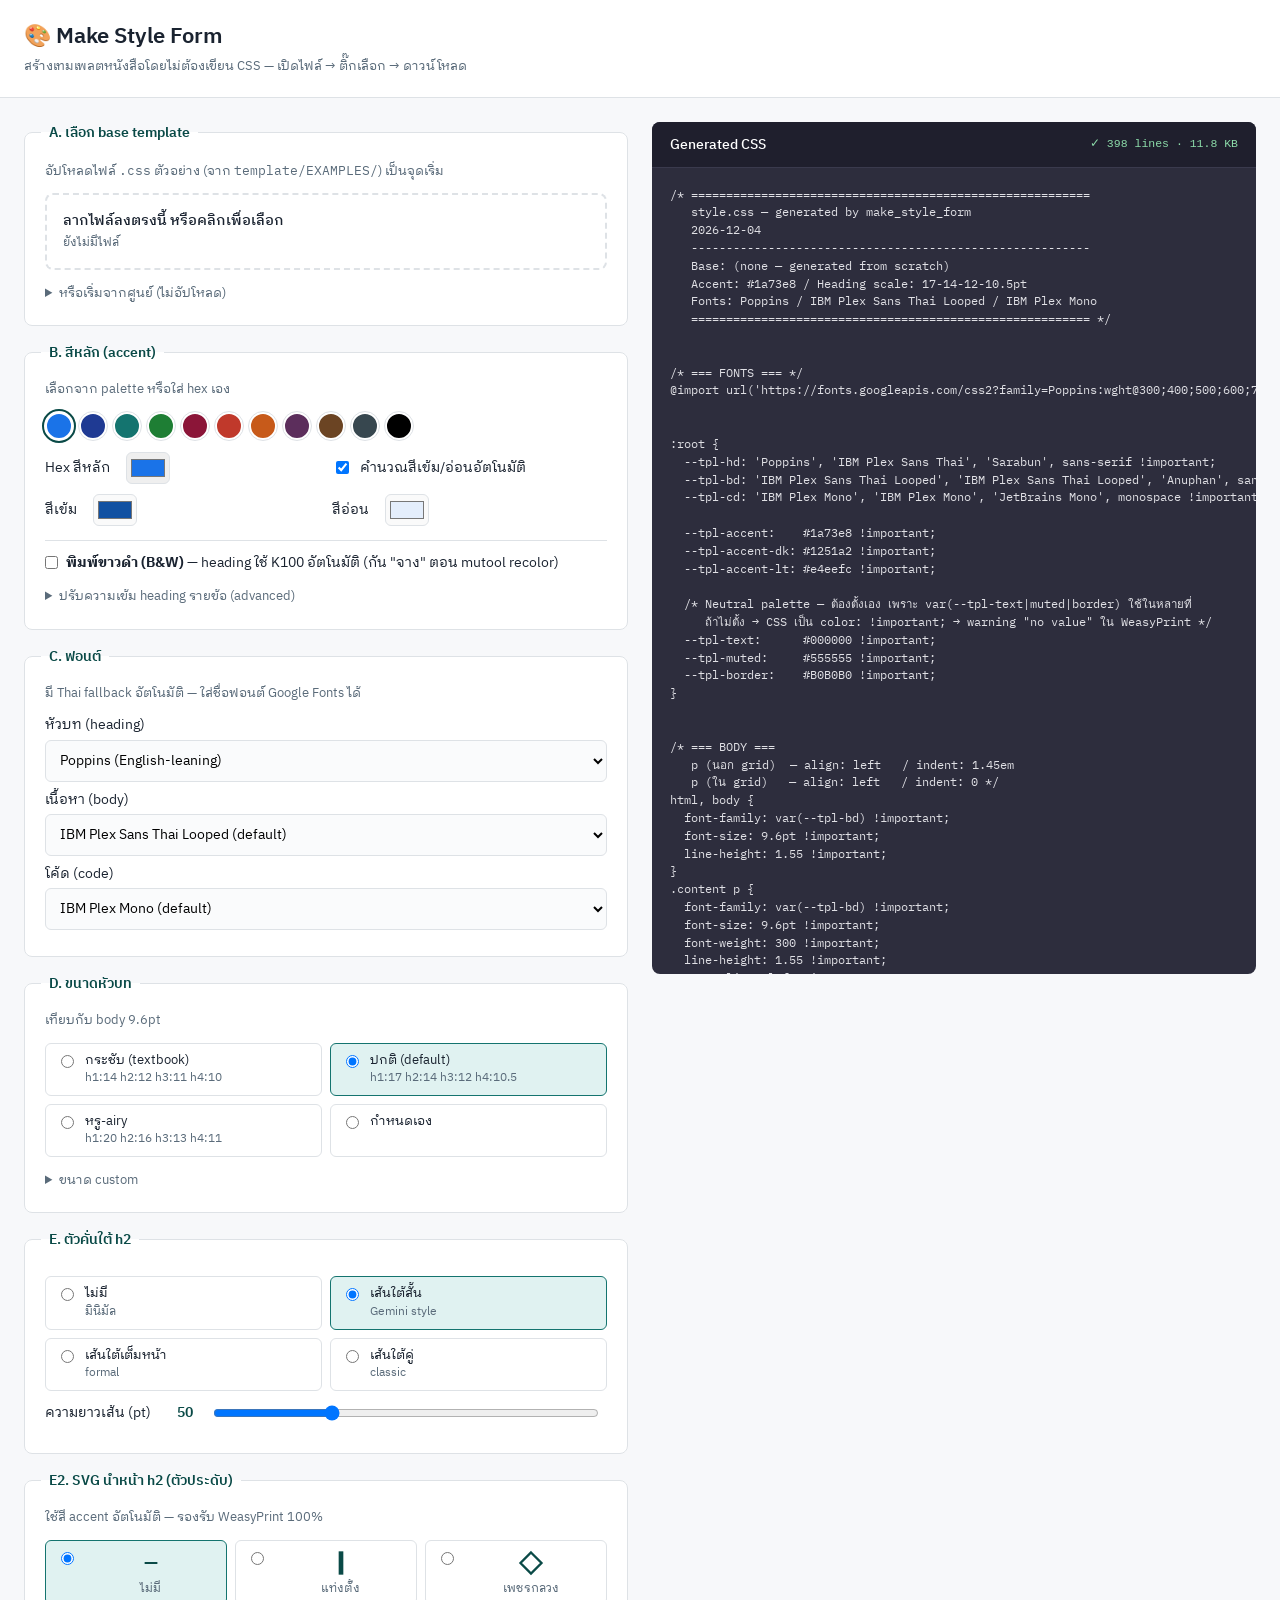
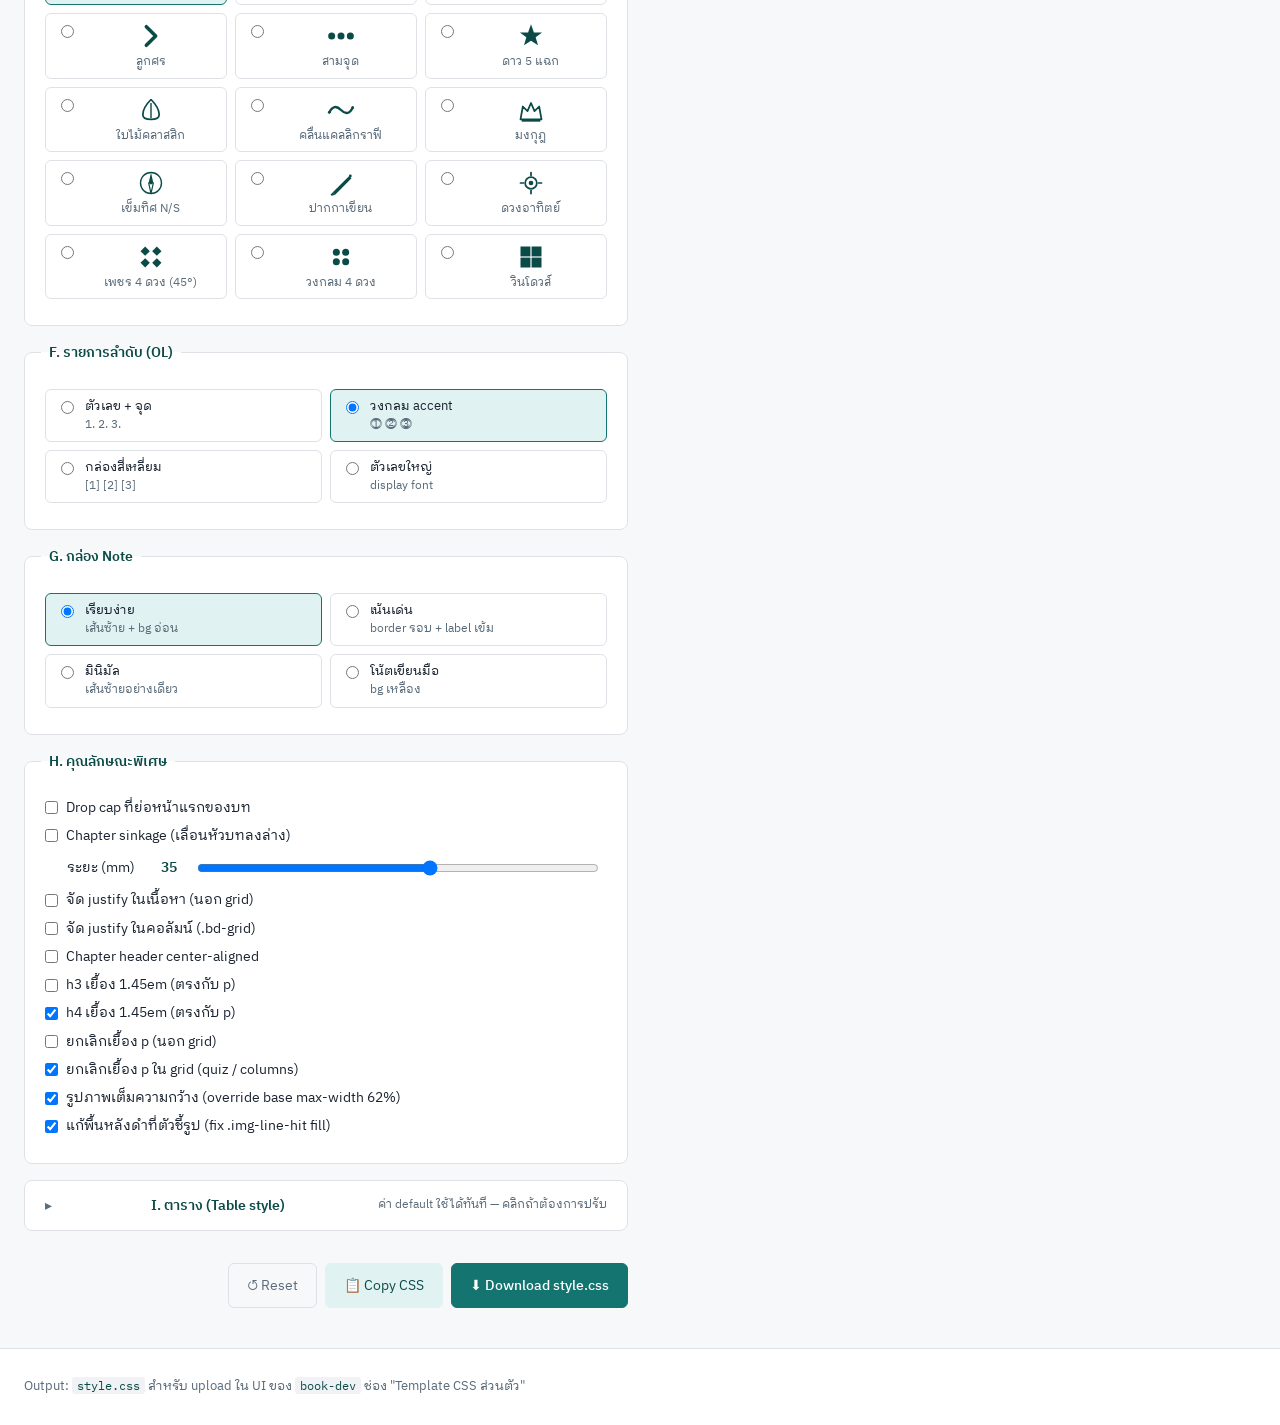
<file: make_style_form/index.html>
<!DOCTYPE html>
<html lang="th">
<head>
<meta charset="UTF-8">
<meta name="viewport" content="width=device-width, initial-scale=1.0">
<title>Make Style Form — สร้างเทมเพลตหนังสือ</title>
<link rel="stylesheet" href="styles.css">
<link rel="preconnect" href="https://fonts.googleapis.com">
<link rel="preconnect" href="https://fonts.gstatic.com" crossorigin>
<link href="https://fonts.googleapis.com/css2?family=IBM+Plex+Sans+Thai:wght@400;500;600;700&family=IBM+Plex+Sans+Thai+Looped:wght@400;500&family=IBM+Plex+Mono:wght@400;500&display=swap" rel="stylesheet">
</head>
<body>

<header class="topbar">
  <div class="wrap">
    <h1>🎨 Make Style Form</h1>
    <p class="sub">สร้างเทมเพลตหนังสือโดยไม่ต้องเขียน CSS — เปิดไฟล์ → ติ๊กเลือก → ดาวน์โหลด</p>
  </div>
</header>

<main class="layout">

  <!-- =========================================
       LEFT — FORM
       ========================================= -->
  <section class="form">

    <!-- A. Base CSS -->
    <fieldset>
      <legend>A. เลือก base template</legend>
      <p class="hint">อัปโหลดไฟล์ <code>.css</code> ตัวอย่าง (จาก <code>template/EXAMPLES/</code>) เป็นจุดเริ่ม</p>
      <label class="file-drop" id="dropArea">
        <input type="file" id="upload" accept=".css">
        <span class="file-info">
          <strong id="fileName">ลากไฟล์ลงตรงนี้ หรือคลิกเพื่อเลือก</strong>
          <span id="fileSize" class="muted">ยังไม่มีไฟล์</span>
        </span>
      </label>
      <details class="advanced">
        <summary>หรือเริ่มจากศูนย์ (ไม่อัปโหลด)</summary>
        <p class="hint">ระบบจะใช้โครงสร้าง Gemini-modern เป็น base แล้ว override ตามค่าที่ตั้ง</p>
      </details>
    </fieldset>

    <!-- B. Colors -->
    <fieldset>
      <legend>B. สีหลัก (accent)</legend>
      <p class="hint">เลือกจาก palette หรือใส่ hex เอง</p>
      <div class="swatch-row" id="swatches">
        <button type="button" class="swatch" data-hex="#1A73E8" style="background:#1A73E8" title="น้ำเงิน Google"></button>
        <button type="button" class="swatch" data-hex="#1F3A93" style="background:#1F3A93" title="น้ำเงินทางการ"></button>
        <button type="button" class="swatch" data-hex="#14746F" style="background:#14746F" title="เขียวมิ้นต์"></button>
        <button type="button" class="swatch" data-hex="#1E7E34" style="background:#1E7E34" title="เขียวธรรมชาติ"></button>
        <button type="button" class="swatch" data-hex="#8B1538" style="background:#8B1538" title="แดงเบอร์กันดี"></button>
        <button type="button" class="swatch" data-hex="#C0392B" style="background:#C0392B" title="แดงสด"></button>
        <button type="button" class="swatch" data-hex="#C75A1A" style="background:#C75A1A" title="ส้มอบอุ่น"></button>
        <button type="button" class="swatch" data-hex="#5C2E5C" style="background:#5C2E5C" title="ม่วงคลาสสิก"></button>
        <button type="button" class="swatch" data-hex="#6B4423" style="background:#6B4423" title="น้ำตาลเอิร์ธ"></button>
        <button type="button" class="swatch" data-hex="#37474F" style="background:#37474F" title="เทาเข้ม"></button>
        <button type="button" class="swatch" data-hex="#000000" style="background:#000000" title="ดำ (B&W)"></button>
      </div>
      <div class="row">
        <label>
          Hex สีหลัก
          <input type="color" id="accent" value="#1A73E8">
        </label>
        <label class="auto-derive">
          <input type="checkbox" id="autoDerive" checked>
          คำนวณสีเข้ม/อ่อนอัตโนมัติ
        </label>
      </div>
      <div class="row derive-row">
        <label>สีเข้ม <input type="color" id="accentDk" value="#0F5BB9" disabled></label>
        <label>สีอ่อน <input type="color" id="accentLt" value="#E8F0FE" disabled></label>
      </div>

      <hr class="separator">

      <!-- Print mode + heading darkness -->
      <label class="check">
        <input type="checkbox" id="printGrayMode">
        <span><strong>พิมพ์ขาวดำ (B&W)</strong> — heading ใช้ K100 อัตโนมัติ (กัน "จาง" ตอน mutool recolor)</span>
      </label>
      <details class="advanced">
        <summary>ปรับความเข้ม heading รายข้อ (advanced)</summary>
        <p class="hint" id="darknessHint">
          <strong>Accent สี:</strong> 0% = accent / 100% = K100<br>
          <strong>Accent เทา/ดำ:</strong> 0% = K0 (ขาว) / 100% = K100 — slider = K level โดยตรง<br>
          <em>tip: accent เทา/ดำ → ตั้ง 100/100/85/70 สำหรับ hierarchy สีเทา</em>
        </p>
        <label class="range-row">
          <span class="darkness-label">h1</span>
          <input type="range" id="h1dark" min="0" max="100" value="0" step="5">
          <span id="h1darkVal" class="darkness-val">0</span>%
          <span id="h1darkColor" class="darkness-color" title="สีที่ออกใน CSS"></span>
        </label>
        <label class="range-row">
          <span class="darkness-label">h2</span>
          <input type="range" id="h2dark" min="0" max="100" value="0" step="5">
          <span id="h2darkVal" class="darkness-val">0</span>%
          <span id="h2darkColor" class="darkness-color" title="สีที่ออกใน CSS"></span>
        </label>
        <label class="range-row">
          <span class="darkness-label">h3</span>
          <input type="range" id="h3dark" min="0" max="100" value="0" step="5">
          <span id="h3darkVal" class="darkness-val">0</span>%
          <span id="h3darkColor" class="darkness-color" title="สีที่ออกใน CSS"></span>
        </label>
        <label class="range-row">
          <span class="darkness-label">h4</span>
          <input type="range" id="h4dark" min="0" max="100" value="0" step="5">
          <span id="h4darkVal" class="darkness-val">0</span>%
          <span id="h4darkColor" class="darkness-color" title="สีที่ออกใน CSS"></span>
        </label>
      </details>
    </fieldset>

    <!-- C. Fonts -->
    <fieldset>
      <legend>C. ฟอนต์</legend>
      <p class="hint">มี Thai fallback อัตโนมัติ — ใส่ชื่อฟอนต์ Google Fonts ได้</p>
      <label>หัวบท (heading)
        <select id="fontHd">
          <optgroup label="โมเดิร์น sans">
            <option value="Poppins">Poppins (English-leaning)</option>
            <option value="Prompt">Prompt</option>
            <option value="Kanit">Kanit (popular)</option>
            <option value="Krub">Krub (geometric)</option>
            <option value="Bai Jamjuree">Bai Jamjuree (clean)</option>
            <option value="KoHo">KoHo (refined)</option>
            <option value="IBM Plex Sans Thai">IBM Plex Sans Thai</option>
          </optgroup>
          <optgroup label="Display / เด่น">
            <option value="Mitr">Mitr</option>
            <option value="Chakra Petch">Chakra Petch (sharp)</option>
            <option value="Charm">Charm (decorative)</option>
          </optgroup>
          <optgroup label="สบายๆ / playful">
            <option value="Itim">Itim (handwritten)</option>
            <option value="Mali">Mali (soft)</option>
          </optgroup>
          <optgroup label="คลาสสิก / serif">
            <option value="Sarabun">Sarabun</option>
            <option value="Trirong">Trirong (serif!)</option>
          </optgroup>
        </select>
      </label>
      <label>เนื้อหา (body)
        <select id="fontBd">
          <optgroup label="แนะนำ — อ่านง่ายที่สุด">
            <option value="IBM Plex Sans Thai Looped">IBM Plex Sans Thai Looped (default)</option>
            <option value="Anuphan">Anuphan (นุ่มนวล)</option>
          </optgroup>
          <optgroup label="คลาสสิก sans">
            <option value="Sarabun">Sarabun</option>
            <option value="IBM Plex Sans Thai">IBM Plex Sans Thai</option>
            <option value="K2D">K2D (friendly)</option>
          </optgroup>
          <optgroup label="Light / minimal">
            <option value="Noto Sans Thai">Noto Sans Thai (ผอม)</option>
            <option value="Mali">Mali (soft)</option>
          </optgroup>
          <optgroup label="Serif — วรรณกรรม">
            <option value="Maitree">Maitree (serif!)</option>
            <option value="Pridi">Pridi (refined serif)</option>
          </optgroup>
        </select>
      </label>
      <label>โค้ด (code)
        <select id="fontCd">
          <option value="IBM Plex Mono">IBM Plex Mono (default)</option>
          <option value="JetBrains Mono">JetBrains Mono (กลม)</option>
          <option value="Roboto Mono">Roboto Mono (กลาง)</option>
          <option value="Source Code Pro">Source Code Pro</option>
        </select>
      </label>
    </fieldset>

    <!-- D. Heading sizes -->
    <fieldset>
      <legend>D. ขนาดหัวบท</legend>
      <p class="hint">เทียบกับ body 9.6pt</p>
      <div class="radio-grid">
        <label><input type="radio" name="hdScale" value="compact"> <span>กระชับ (textbook)<br><small>h1:14 h2:12 h3:11 h4:10</small></span></label>
        <label><input type="radio" name="hdScale" value="standard" checked> <span>ปกติ (default)<br><small>h1:17 h2:14 h3:12 h4:10.5</small></span></label>
        <label><input type="radio" name="hdScale" value="airy"> <span>หรู-airy<br><small>h1:20 h2:16 h3:13 h4:11</small></span></label>
        <label><input type="radio" name="hdScale" value="custom"> <span>กำหนดเอง</span></label>
      </div>
      <details class="advanced custom-sizes">
        <summary>ขนาด custom</summary>
        <div class="row size-row">
          <label>h1 <input type="number" id="h1size" value="17" step="0.5" min="10" max="32"></label>
          <label>h2 <input type="number" id="h2size" value="14" step="0.5" min="9" max="28"></label>
          <label>h3 <input type="number" id="h3size" value="12" step="0.5" min="9" max="20"></label>
          <label>h4 <input type="number" id="h4size" value="10.5" step="0.5" min="9" max="16"></label>
        </div>
      </details>
    </fieldset>

    <!-- E. H2 underline -->
    <fieldset>
      <legend>E. ตัวคั่นใต้ h2</legend>
      <div class="radio-grid">
        <label><input type="radio" name="h2under" value="none"> <span>ไม่มี<br><small>มินิมัล</small></span></label>
        <label><input type="radio" name="h2under" value="short" checked> <span>เส้นใต้สั้น<br><small>Gemini style</small></span></label>
        <label><input type="radio" name="h2under" value="full"> <span>เส้นใต้เต็มหน้า<br><small>formal</small></span></label>
        <label><input type="radio" name="h2under" value="double"> <span>เส้นใต้คู่<br><small>classic</small></span></label>
      </div>
      <label class="range-row">
        ความยาวเส้น (pt) <span id="underlineLenVal">50</span>
        <input type="range" id="underlineLen" min="20" max="120" value="50" step="5">
      </label>
    </fieldset>

    <!-- E2. H2 SVG decoration -->
    <fieldset>
      <legend>E2. SVG นำหน้า h2 (ตัวประดับ)</legend>
      <p class="hint">ใช้สี accent อัตโนมัติ — รองรับ WeasyPrint 100%</p>
      <div class="radio-grid svg-grid">
        <label>
          <input type="radio" name="h2svg" value="none" checked>
          <span class="svg-cell">
            <span class="svg-preview empty">—</span>
            <small>ไม่มี</small>
          </span>
        </label>
        <label>
          <input type="radio" name="h2svg" value="bar">
          <span class="svg-cell">
            <svg class="svg-preview" viewBox="0 0 24 24" xmlns="http://www.w3.org/2000/svg"><rect x="10" y="2" width="4" height="20" fill="currentColor"/></svg>
            <small>แท่งตั้ง</small>
          </span>
        </label>
        <label>
          <input type="radio" name="h2svg" value="diamond">
          <span class="svg-cell">
            <svg class="svg-preview" viewBox="0 0 24 24" xmlns="http://www.w3.org/2000/svg"><path d="M12 3 L21 12 L12 21 L3 12 Z" stroke="currentColor" stroke-width="2" fill="none"/></svg>
            <small>เพชรกลวง</small>
          </span>
        </label>
        <label>
          <input type="radio" name="h2svg" value="chevron">
          <span class="svg-cell">
            <svg class="svg-preview" viewBox="0 0 24 24" xmlns="http://www.w3.org/2000/svg"><path d="M8 4 L16 12 L8 20" stroke="currentColor" stroke-width="3" fill="none" stroke-linecap="round" stroke-linejoin="round"/></svg>
            <small>ลูกศร</small>
          </span>
        </label>
        <label>
          <input type="radio" name="h2svg" value="dots">
          <span class="svg-cell">
            <svg class="svg-preview" viewBox="0 0 24 24" xmlns="http://www.w3.org/2000/svg"><circle cx="4" cy="12" r="3" fill="currentColor"/><circle cx="12" cy="12" r="3" fill="currentColor"/><circle cx="20" cy="12" r="3" fill="currentColor"/></svg>
            <small>สามจุด</small>
          </span>
        </label>
        <label>
          <input type="radio" name="h2svg" value="star">
          <span class="svg-cell">
            <svg class="svg-preview" viewBox="0 0 24 24" xmlns="http://www.w3.org/2000/svg"><path d="M12 2 L14.5 9 L21.5 9 L16 13 L18 20 L12 16 L6 20 L8 13 L2.5 9 L9.5 9 Z" fill="currentColor"/></svg>
            <small>ดาว 5 แฉก</small>
          </span>
        </label>

        <!-- === Decorative (complex) === -->
        <label>
          <input type="radio" name="h2svg" value="fleuron">
          <span class="svg-cell">
            <svg class="svg-preview" viewBox="0 0 24 24" xmlns="http://www.w3.org/2000/svg">
              <path d="M12 3 C7 8 5 13 5 16 C5 19 8 20 12 20 C16 20 19 19 19 16 C19 13 17 8 12 3" stroke="currentColor" stroke-width="1.5" fill="none"/>
              <line x1="12" y1="6" x2="12" y2="19" stroke="currentColor" stroke-width="1.2"/>
            </svg>
            <small>ใบไม้คลาสสิก</small>
          </span>
        </label>
        <label>
          <input type="radio" name="h2svg" value="wave">
          <span class="svg-cell">
            <svg class="svg-preview" viewBox="0 0 24 24" xmlns="http://www.w3.org/2000/svg">
              <path d="M2 14 Q6 6 12 12 T22 10" stroke="currentColor" stroke-width="2" fill="none" stroke-linecap="round"/>
              <circle cx="2" cy="14" r="1.2" fill="currentColor"/>
              <circle cx="22" cy="10" r="1.2" fill="currentColor"/>
            </svg>
            <small>คลื่นแคลลิกราฟี</small>
          </span>
        </label>
        <label>
          <input type="radio" name="h2svg" value="crown">
          <span class="svg-cell">
            <svg class="svg-preview" viewBox="0 0 24 24" xmlns="http://www.w3.org/2000/svg">
              <path d="M3 20 L5 9 L9 13 L12 6 L15 13 L19 9 L21 20 Z" stroke="currentColor" stroke-width="1.5" fill="none" stroke-linejoin="round"/>
              <rect x="4" y="20" width="16" height="2" fill="currentColor"/>
            </svg>
            <small>มงกุฎ</small>
          </span>
        </label>
        <label>
          <input type="radio" name="h2svg" value="compass">
          <span class="svg-cell">
            <svg class="svg-preview" viewBox="0 0 24 24" xmlns="http://www.w3.org/2000/svg">
              <circle cx="12" cy="12" r="9" stroke="currentColor" stroke-width="1.2" fill="none"/>
              <path d="M12 3 L14 12 L10 12 Z" fill="currentColor"/>
              <path d="M12 21 L14 12 L10 12 Z" stroke="currentColor" stroke-width="1" fill="none"/>
              <circle cx="12" cy="12" r="1.2" fill="currentColor"/>
            </svg>
            <small>เข็มทิศ N/S</small>
          </span>
        </label>
        <label>
          <input type="radio" name="h2svg" value="quill">
          <span class="svg-cell">
            <svg class="svg-preview" viewBox="0 0 24 24" xmlns="http://www.w3.org/2000/svg">
              <path d="M5 20 L19 6 L21 8 L7 22 Z" fill="currentColor"/>
              <path d="M5 20 L3 22 L4 23 L7 22 Z" fill="currentColor"/>
              <circle cx="20" cy="6" r="1.2" fill="currentColor"/>
            </svg>
            <small>ปากกาเขียน</small>
          </span>
        </label>
        <label>
          <input type="radio" name="h2svg" value="mandala">
          <span class="svg-cell">
            <svg class="svg-preview" viewBox="0 0 24 24" xmlns="http://www.w3.org/2000/svg">
              <circle cx="12" cy="12" r="5" stroke="currentColor" stroke-width="1.5" fill="none"/>
              <circle cx="12" cy="12" r="2" fill="currentColor"/>
              <g stroke="currentColor" stroke-width="1.5" stroke-linecap="round">
                <line x1="12" y1="3" x2="12" y2="5.5"/>
                <line x1="12" y1="18.5" x2="12" y2="21"/>
                <line x1="3" y1="12" x2="5.5" y2="12"/>
                <line x1="18.5" y1="12" x2="21" y2="12"/>
              </g>
            </svg>
            <small>ดวงอาทิตย์</small>
          </span>
        </label>

        <!-- === Grid 2×2 group === -->
        <label>
          <input type="radio" name="h2svg" value="squares_4">
          <span class="svg-cell">
            <svg class="svg-preview" viewBox="0 0 24 24" xmlns="http://www.w3.org/2000/svg">
              <path d="M7 3 L11 7 L7 11 L3 7 Z" fill="currentColor"/>
              <path d="M17 3 L21 7 L17 11 L13 7 Z" fill="currentColor"/>
              <path d="M7 13 L11 17 L7 21 L3 17 Z" fill="currentColor"/>
              <path d="M17 13 L21 17 L17 21 L13 17 Z" fill="currentColor"/>
            </svg>
            <small>เพชร 4 ดวง (45°)</small>
          </span>
        </label>
        <label>
          <input type="radio" name="h2svg" value="circles_4">
          <span class="svg-cell">
            <svg class="svg-preview" viewBox="0 0 24 24" xmlns="http://www.w3.org/2000/svg">
              <circle cx="8" cy="8" r="3" fill="currentColor"/>
              <circle cx="16" cy="8" r="3" fill="currentColor"/>
              <circle cx="8" cy="16" r="3" fill="currentColor"/>
              <circle cx="16" cy="16" r="3" fill="currentColor"/>
            </svg>
            <small>วงกลม 4 ดวง</small>
          </span>
        </label>
        <label>
          <input type="radio" name="h2svg" value="windows">
          <span class="svg-cell">
            <svg class="svg-preview" viewBox="0 0 24 24" xmlns="http://www.w3.org/2000/svg">
              <rect x="3" y="3" width="8.5" height="8.5" fill="currentColor"/>
              <rect x="12.5" y="3" width="8.5" height="8.5" fill="currentColor"/>
              <rect x="3" y="12.5" width="8.5" height="8.5" fill="currentColor"/>
              <rect x="12.5" y="12.5" width="8.5" height="8.5" fill="currentColor"/>
            </svg>
            <small>วินโดวส์</small>
          </span>
        </label>
      </div>
    </fieldset>

    <!-- F. OL marker -->
    <fieldset>
      <legend>F. รายการลำดับ (OL)</legend>
      <div class="radio-grid">
        <label><input type="radio" name="olStyle" value="plain"> <span>ตัวเลข + จุด<br><small>1. 2. 3.</small></span></label>
        <label><input type="radio" name="olStyle" value="circle" checked> <span>วงกลม accent<br><small>⓵ ⓶ ⓷</small></span></label>
        <label><input type="radio" name="olStyle" value="square"> <span>กล่องสี่เหลี่ยม<br><small>[1] [2] [3]</small></span></label>
        <label><input type="radio" name="olStyle" value="large"> <span>ตัวเลขใหญ่<br><small>display font</small></span></label>
      </div>
    </fieldset>

    <!-- G. Note style -->
    <fieldset>
      <legend>G. กล่อง Note</legend>
      <div class="radio-grid">
        <label><input type="radio" name="noteStyle" value="simple" checked> <span>เรียบง่าย<br><small>เส้นซ้าย + bg อ่อน</small></span></label>
        <label><input type="radio" name="noteStyle" value="bold"> <span>เน้นเด่น<br><small>border รอบ + label เข้ม</small></span></label>
        <label><input type="radio" name="noteStyle" value="minimal"> <span>มินิมัล<br><small>เส้นซ้ายอย่างเดียว</small></span></label>
        <label><input type="radio" name="noteStyle" value="amber"> <span>โน้ตเขียนมือ<br><small>bg เหลือง</small></span></label>
      </div>
    </fieldset>

    <!-- H. Extras -->
    <fieldset>
      <legend>H. คุณลักษณะพิเศษ</legend>
      <label class="check"><input type="checkbox" id="dropCap"> Drop cap ที่ย่อหน้าแรกของบท</label>
      <label class="check"><input type="checkbox" id="sinkage"> Chapter sinkage (เลื่อนหัวบทลงล่าง)</label>
      <label class="range-row sub" id="sinkRow" hidden>
        ระยะ (mm) <span id="sinkVal">35</span>
        <input type="range" id="sinkAmount" min="0" max="60" value="35" step="5">
      </label>
      <label class="check"><input type="checkbox" id="justifyBody"> จัด justify ในเนื้อหา (นอก grid)</label>
      <label class="check"><input type="checkbox" id="justifyGrid"> จัด justify ในคอลัมน์ (.bd-grid)</label>
      <label class="check"><input type="checkbox" id="centerChapter"> Chapter header center-aligned</label>
      <label class="check"><input type="checkbox" id="h3Indent"> h3 เยื้อง 1.45em (ตรงกับ p)</label>
      <label class="check"><input type="checkbox" id="h4Indent" checked> h4 เยื้อง 1.45em (ตรงกับ p)</label>
      <label class="check"><input type="checkbox" id="noIndentBody"> ยกเลิกเยื้อง p (นอก grid)</label>
      <label class="check"><input type="checkbox" id="noIndentGrid" checked> ยกเลิกเยื้อง p ใน grid (quiz / columns)</label>
      <label class="check"><input type="checkbox" id="imgFullWidth" checked> รูปภาพเต็มความกว้าง (override base max-width 62%)</label>
      <label class="check"><input type="checkbox" id="fixCalloutFill" checked> แก้พื้นหลังดำที่ตัวชี้รูป (fix .img-line-hit fill)</label>
    </fieldset>

    <!-- I. Table (collapsible — many books don't have many tables) -->
    <fieldset class="collapsible">
      <details>
        <summary>
          <span class="collapsible-title">I. ตาราง (Table style)</span>
          <span class="collapsible-hint">ค่า default ใช้ได้ทันที — คลิกถ้าต้องการปรับ</span>
        </summary>

        <p class="hint">หัวตาราง (thead)</p>
        <div class="radio-grid">
          <label><input type="radio" name="tableHead" value="bold"> <span>เน้น accent<br><small>bg เข้ม + text ขาว</small></span></label>
          <label><input type="radio" name="tableHead" value="soft" checked> <span>อ่อน accent<br><small>bg อ่อน + text accent (default)</small></span></label>
          <label><input type="radio" name="tableHead" value="none"> <span>ไม่มี bg<br><small>เน้น font-weight + border</small></span></label>
          <label><input type="radio" name="tableHead" value="bw"> <span>เทาอ่อน B&W<br><small>bg เทา + text ดำ</small></span></label>
        </div>

        <p class="hint">เส้นขอบ</p>
        <div class="radio-grid">
          <label><input type="radio" name="tableBorder" value="none"> <span>ไม่มี border<br><small>มินิมัลที่สุด</small></span></label>
          <label><input type="radio" name="tableBorder" value="thin" checked> <span>เส้นบาง (default)<br><small>รอบ + แยกแถว</small></span></label>
          <label><input type="radio" name="tableBorder" value="thick"> <span>เส้นหนา accent<br><small>เด่นชัด</small></span></label>
          <label><input type="radio" name="tableBorder" value="horizontal"> <span>เส้นแยกแถวเท่านั้น<br><small>no wrapper</small></span></label>
        </div>

        <p class="hint">สลับสีแถว (zebra striping)</p>
        <div class="radio-grid">
          <label><input type="radio" name="tableStripe" value="none" checked> <span>ไม่มี<br><small>default</small></span></label>
          <label><input type="radio" name="tableStripe" value="gray"> <span>เทาอ่อน<br><small>สลับ #FAFAFA</small></span></label>
          <label><input type="radio" name="tableStripe" value="accent"> <span>accent อ่อน<br><small>tinted</small></span></label>
        </div>

        <p class="hint">Padding ในเซลล์</p>
        <div class="radio-grid">
          <label><input type="radio" name="tablePadding" value="compact"> <span>กระชับ<br><small>2.5pt × 4pt</small></span></label>
          <label><input type="radio" name="tablePadding" value="normal" checked> <span>ปกติ<br><small>4pt × 6pt</small></span></label>
          <label><input type="radio" name="tablePadding" value="spacious"> <span>โปร่ง<br><small>6pt × 8pt</small></span></label>
        </div>

        <p class="hint">ขนาดฟอนต์</p>
        <div class="radio-grid">
          <label><input type="radio" name="tableFont" value="smaller"> <span>เล็ก<br><small>8.8pt</small></span></label>
          <label><input type="radio" name="tableFont" value="normal" checked> <span>ปกติ<br><small>9.6pt (เท่า body)</small></span></label>
          <label><input type="radio" name="tableFont" value="larger"> <span>ใหญ่นิด<br><small>10pt</small></span></label>
        </div>
      </details>
    </fieldset>

    <!-- Actions -->
    <div class="actions">
      <button type="button" id="resetBtn" class="ghost">↺ Reset</button>
      <button type="button" id="copyBtn" class="secondary">📋 Copy CSS</button>
      <button type="button" id="downloadBtn" class="primary">⬇ Download style.css</button>
    </div>

  </section>


  <!-- =========================================
       RIGHT — PREVIEW
       ========================================= -->
  <aside class="preview">
    <header class="preview-head">
      <h2>Generated CSS</h2>
      <span class="status" id="status">Live preview</span>
    </header>
    <pre id="output"><code></code></pre>
  </aside>

</main>

<footer class="footer">
  <div class="wrap">
    <p>Output: <code>style.css</code> สำหรับ upload ใน UI ของ <code>book-dev</code> ช่อง "Template CSS ส่วนตัว"</p>
  </div>
</footer>

<script src="app.js"></script>
</body>
</html>
</file>
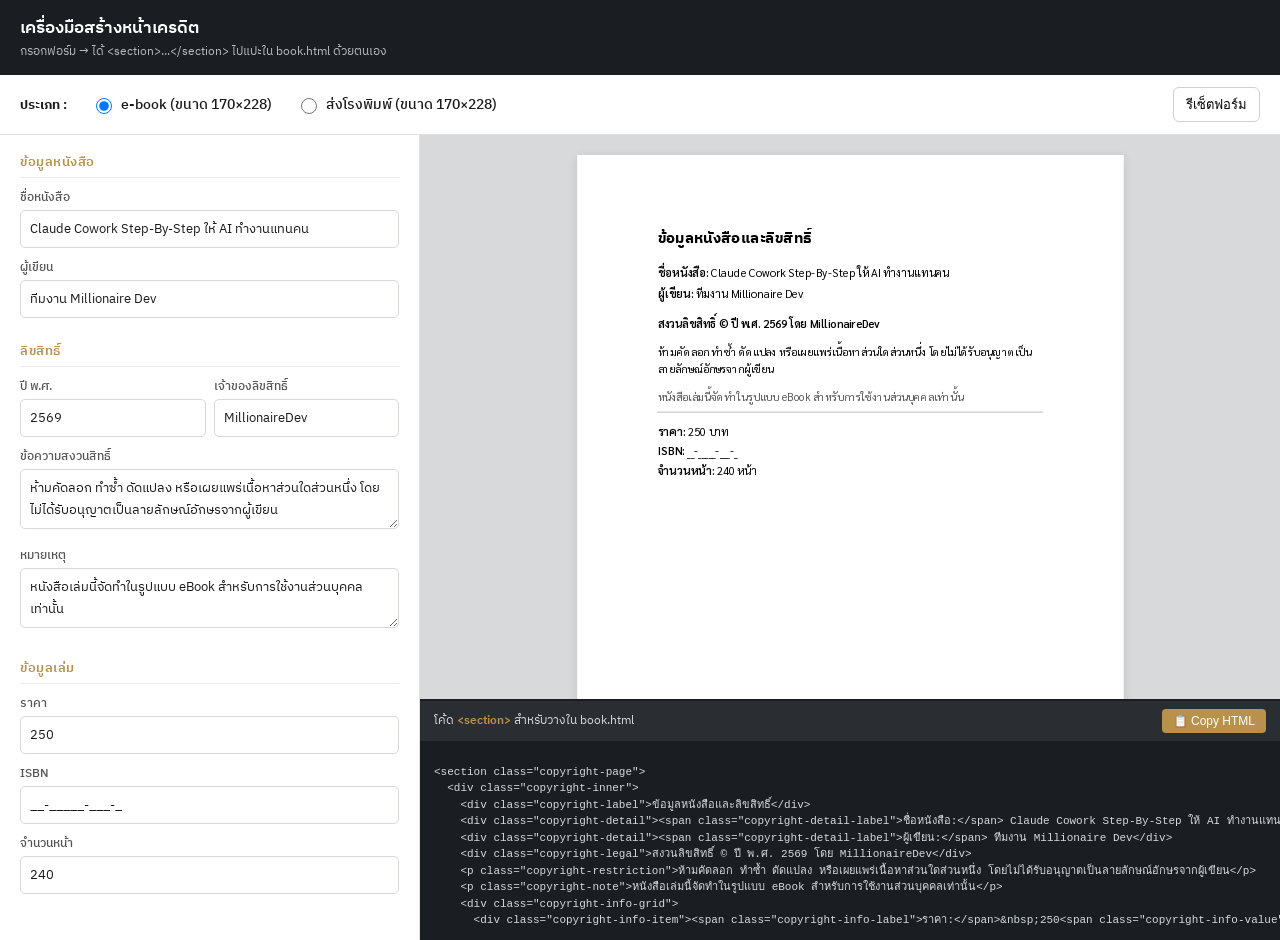
<file: tools/credits-form.html>
<!DOCTYPE html>
<html lang="th">
<head>
<meta charset="UTF-8">
<meta name="viewport" content="width=device-width, initial-scale=1">
<title>เครื่องมือสร้างหน้าเครดิต — Book PDF Pipeline</title>
<link href="https://fonts.googleapis.com/css2?family=Prompt:wght@400;500;600;700&family=Sarabun:wght@300;400;600;700&family=IBM+Plex+Sans+Thai:wght@400;500;600;700&display=swap" rel="stylesheet">
<style>
/* ========== App layout ========== */
* { box-sizing: border-box; }
body {
  font-family: 'IBM Plex Sans Thai', 'Sarabun', sans-serif;
  margin: 0;
  background: #f4f5f7;
  color: #1a1a1a;
  font-size: 14px;
}
header {
  background: #1a1d21;
  color: #fff;
  padding: 14px 20px;
  display: flex;
  justify-content: space-between;
  align-items: center;
}
header h1 { font-size: 17px; margin: 0; font-weight: 600; }
header .sub { font-size: 12px; opacity: 0.7; }

.type-bar {
  background: #fff;
  padding: 12px 20px;
  border-bottom: 1px solid #e0e0e0;
  display: flex;
  gap: 24px;
  align-items: center;
}
.type-bar label {
  display: flex;
  align-items: center;
  gap: 6px;
  cursor: pointer;
  font-weight: 500;
}
.type-bar input[type=radio] { width: 16px; height: 16px; }
.type-bar .actions { margin-left: auto; display: flex; gap: 8px; }
.type-bar button {
  padding: 6px 12px;
  border: 1px solid #d0d0d0;
  background: #fff;
  border-radius: 6px;
  cursor: pointer;
  font-size: 13px;
}
.type-bar button.primary {
  background: #1a1a1a; color: #fff; border-color: #1a1a1a;
}

.app {
  display: grid;
  grid-template-columns: 420px 1fr;
  height: calc(100vh - 95px);
  gap: 0;
}

/* ========== Form panel (left) ========== */
.form-panel {
  background: #fff;
  border-right: 1px solid #e0e0e0;
  overflow-y: auto;
  padding: 16px 20px 60px;
}
.form-section { margin-bottom: 22px; }
.form-section h2 {
  font-size: 13px;
  font-weight: 600;
  text-transform: uppercase;
  letter-spacing: 0.5px;
  color: #B8924A;
  margin: 0 0 10px;
  padding-bottom: 4px;
  border-bottom: 1px solid #eee;
}
.field { margin-bottom: 10px; }
.field label {
  display: block;
  font-size: 12px;
  font-weight: 500;
  color: #555;
  margin-bottom: 3px;
}
.field input, .field textarea {
  width: 100%;
  padding: 7px 9px;
  border: 1px solid #d6d8db;
  border-radius: 5px;
  font-size: 13px;
  font-family: inherit;
  color: #1a1a1a;
}
.field textarea { resize: vertical; min-height: 50px; }
.field input:focus, .field textarea:focus {
  outline: none;
  border-color: #B8924A;
}
.field-hint {
  font-size: 11px;
  color: #888;
  margin-top: 2px;
}
.row2 { display: grid; grid-template-columns: 1fr 1fr; gap: 8px; }

/* ========== Right panel (preview + code) ========== */
.right-panel {
  display: flex;
  flex-direction: column;
  overflow: hidden;
}
.preview-wrap {
  flex: 1;
  overflow: auto;
  background: #d8d9db;
  padding: 20px;
  display: flex;
  justify-content: center;
  align-items: flex-start;
}
.preview-page {
  background: #fff;
  box-shadow: 0 2px 12px rgba(0,0,0,0.1);
  transform-origin: top center;
  transform: scale(0.85);
  /* preview ใช้ขนาดจริง 190×254 หรือ ebook = ใช้ 145×210 หรือ ใกล้เคียง */
}
.code-wrap {
  height: 30%;
  border-top: 2px solid #1a1d21;
  background: #1a1d21;
  color: #d8d9db;
  display: flex;
  flex-direction: column;
}
.code-header {
  padding: 8px 14px;
  background: #2a2d31;
  display: flex;
  justify-content: space-between;
  align-items: center;
  font-size: 12px;
}
.code-header .tag { color: #B8924A; font-weight: 600; }
.code-header button {
  background: #B8924A;
  color: #fff;
  border: none;
  padding: 5px 11px;
  border-radius: 4px;
  cursor: pointer;
  font-size: 12px;
  font-weight: 500;
}
.code-header button:hover { background: #9d7c3e; }
.code-box {
  flex: 1;
  overflow: auto;
  padding: 12px 14px;
  font-family: 'JetBrains Mono', Menlo, Consolas, monospace;
  font-size: 11px;
  line-height: 1.5;
  white-space: pre;
}

/* ========== Embedded preview styles (ตรงกับ style.css / style-press.css) ========== */

/* Ebook preview — ขนาด 170×228 */
.preview-page.ebook {
  width: 170mm;
  min-height: 228mm;
  padding: 22mm 18mm;
  font-family: 'Sarabun', sans-serif;
  color: #000;
}
.preview-page.ebook .copyright-inner { max-width: 120mm; margin: 0 auto; }
.preview-page.ebook .copyright-label {
  font-family: 'IBM Plex Sans Thai', sans-serif;
  font-size: 13.5pt; font-weight: 700; margin: 0 0 12pt;
}
.preview-page.ebook .copyright-detail {
  font-size: 10pt; line-height: 1.5; margin-bottom: 3pt;
}
.preview-page.ebook .copyright-detail-label { font-weight: 600; }
.preview-page.ebook .copyright-legal {
  font-size: 9.8pt; line-height: 1.55; font-weight: 600; margin: 12pt 0 7pt;
}
.preview-page.ebook .copyright-restriction,
.preview-page.ebook .copyright-note {
  font-size: 9.5pt; line-height: 1.55; margin-bottom: 5pt;
}
.preview-page.ebook .copyright-note { color: #555; }
.preview-page.ebook .copyright-info-grid {
  border-top: 0.5pt solid #B0B0B0;
  padding-top: 9pt;
  margin-top: 6pt;
}
.preview-page.ebook .copyright-info-item { font-size: 10pt; line-height: 1.7; }
.preview-page.ebook .copyright-info-label { font-weight: 600; }

/* Press preview — ขนาด 170×228 (เท่า ebook) */
.preview-page.press {
  position: relative;
  width: 170mm;
  min-height: 228mm;
  padding: 10mm 12mm 22mm;
  font-family: 'Prompt', 'IBM Plex Sans Thai', 'Sarabun', sans-serif;
  font-size: 7.5pt;
  line-height: 1.25;
  color: #1a1a1a;
  display: flex;
  flex-direction: column;
  gap: 2mm;
}
/* Header — left aligned ตามดีไซน์ */
.preview-page.press .credits-header { text-align: left; }
.preview-page.press .book-title {
  font-size: 14pt; font-weight: 700;
  color: #005A9E; margin-bottom: 2mm;
}
.preview-page.press .meta-row {
  display: grid; grid-template-columns: 1fr 1fr;
  gap: 4mm; font-size: 9pt; margin-bottom: 1mm;
}
.preview-page.press .meta-row .label { font-weight: 700; color: #005A9E; }
.preview-page.press .price { font-size: 9pt; font-weight: 700; }

.preview-page.press .row-production,
.preview-page.press .row-publisher {
  display: grid; grid-template-columns: 1fr 1fr; gap: 6mm;
}
.preview-page.press .row-cip-copyright {
  display: grid; grid-template-columns: 2fr 1fr; gap: 6mm;
}

/* CIP + Copyright — กล่องขอบทองมน */
.preview-page.press .cip,
.preview-page.press .copyright-block {
  border: 0.4mm solid #B8924A;
  border-radius: 2mm;
  padding: 2mm 3mm;
}
.preview-page.press .copyright-block { text-align: center; }

.preview-page.press .cip h3,
.preview-page.press .copyright-block h3 { font-size: 9pt; font-weight: 700; margin-bottom: 1.5mm; }
.preview-page.press .cip-author { font-weight: 600; margin-top: 1mm; }
.preview-page.press .cip-desc { margin: 0.5mm 0; }
.preview-page.press .cip-isbn { margin-top: 2mm; }
.preview-page.press .law-year { font-weight: 600; margin-bottom: 1mm; }
.preview-page.press .by-publisher { margin-bottom: 1.5mm; }
.preview-page.press .notice { font-size: 8pt; line-height: 1.5; }

/* Section headings — น้ำเงิน (ไม่ใช่ทอง) */
.preview-page.press .production h3,
.preview-page.press .print-house h3,
.preview-page.press .publisher h3,
.preview-page.press .distributor h3 {
  font-size: 10pt; font-weight: 700; margin: 0 0 2mm; color: #005A9E;
}

/* verification — ดันลงให้ row แรกอยู่ระนาบเดียวกับ "ผู้ช่วยบรรณาธิการ" */
.preview-page.press .verification {
  margin-top: calc(10pt * 1.2 + 2mm);
}
.preview-page.press .production-list .row,
.preview-page.press .verification .row {
  display: grid; grid-template-columns: 32mm 1fr; margin-bottom: 1mm;
}
.preview-page.press .production-list .label,
.preview-page.press .verification .label { font-weight: 500; }

.preview-page.press .print-house .name { font-weight: 600; }
.preview-page.press .print-house .address-line { margin-top: 0.5mm; }

.preview-page.press .logo {
  height: 8mm; margin-bottom: 1mm;
  background: #e8e8e8;
  display: flex; align-items: center; justify-content: center;
  font-size: 9pt; color: #888; font-style: italic;
}
.preview-page.press .logo img { max-height: 100%; max-width: 100%; object-fit: contain; }
.preview-page.press .publisher .name,
.preview-page.press .distributor .name { font-weight: 600; margin-bottom: 1mm; }
.preview-page.press .publisher .web { font-weight: 600; margin-top: 1mm; }

.preview-page.press .credits-footer {
  position: absolute; left: 12mm; right: 12mm; bottom: 10mm;
  border-top: 0.3mm solid #888; padding-top: 2mm;
  font-size: 8pt; line-height: 1.35;
}
.preview-page.press .for-retail {
  font-weight: 700; font-size: 10pt;
  color: #005A9E; margin-bottom: 0.5mm;
}
.preview-page.press .commercial-notice {
  margin-top: 2mm; padding: 2.5mm 3mm;
  border: 0.4mm solid #B8924A; border-radius: 2mm;
  text-align: center;
}
.preview-page.press .commercial-notice .heading {
  font-weight: 700; font-size: 9.5pt;
  color: #B8924A; margin-bottom: 1mm;
}
.preview-page.press .placeholder { color: #b04545; font-style: italic; }

.flash {
  position: fixed; bottom: 20px; right: 20px;
  background: #2d8a2d; color: #fff;
  padding: 10px 18px; border-radius: 6px;
  opacity: 0; transition: opacity 0.2s;
  pointer-events: none;
  z-index: 100;
}
.flash.show { opacity: 1; }
</style>
</head>
<body>

<header>
  <div>
    <h1>เครื่องมือสร้างหน้าเครดิต</h1>
    <div class="sub">กรอกฟอร์ม → ได้ &lt;section&gt;...&lt;/section&gt; ไปแปะใน book.html ด้วยตนเอง</div>
  </div>
</header>

<div class="type-bar">
  <strong style="font-size:13px">ประเภท :</strong>
  <label><input type="radio" name="type" value="ebook" checked> e-book (ขนาด 170×228)</label>
  <label><input type="radio" name="type" value="press"> ส่งโรงพิมพ์ (ขนาด 170×228)</label>
  <div class="actions">
    <button id="reset-btn" type="button">รีเซ็ตฟอร์ม</button>
  </div>
</div>

<div class="app">

  <!-- ============ LEFT: Form ============ -->
  <div class="form-panel">

    <!-- ====== EBOOK FIELDS ====== -->
    <div id="form-ebook">
      <div class="form-section">
        <h2>ข้อมูลหนังสือ</h2>
        <div class="field">
          <label>ชื่อหนังสือ</label>
          <input type="text" data-key="eb_title" value="Claude Cowork Step-By-Step ให้ AI ทำงานแทนคน">
        </div>
        <div class="field">
          <label>ผู้เขียน</label>
          <input type="text" data-key="eb_author" value="ทีมงาน Millionaire Dev">
        </div>
      </div>

      <div class="form-section">
        <h2>ลิขสิทธิ์</h2>
        <div class="row2">
          <div class="field">
            <label>ปี พ.ศ.</label>
            <input type="text" data-key="eb_year" value="2569">
          </div>
          <div class="field">
            <label>เจ้าของลิขสิทธิ์</label>
            <input type="text" data-key="eb_holder" value="MillionaireDev">
          </div>
        </div>
        <div class="field">
          <label>ข้อความสงวนสิทธิ์</label>
          <textarea data-key="eb_restriction">ห้ามคัดลอก ทำซ้ำ ดัดแปลง หรือเผยแพร่เนื้อหาส่วนใดส่วนหนึ่ง โดยไม่ได้รับอนุญาตเป็นลายลักษณ์อักษรจากผู้เขียน</textarea>
        </div>
        <div class="field">
          <label>หมายเหตุ</label>
          <textarea data-key="eb_note">หนังสือเล่มนี้จัดทำในรูปแบบ eBook สำหรับการใช้งานส่วนบุคคลเท่านั้น</textarea>
        </div>
      </div>

      <div class="form-section">
        <h2>ข้อมูลเล่ม</h2>
        <div class="field">
          <label>ราคา</label>
          <input type="text" data-key="eb_price" value="250">
        </div>
        <div class="field">
          <label>ISBN</label>
          <input type="text" data-key="eb_isbn" value="__-_____-___-_">
        </div>
        <div class="field">
          <label>จำนวนหน้า</label>
          <input type="text" data-key="eb_pages" value="240">
        </div>
      </div>
    </div>

    <!-- ====== PRESS FIELDS ====== -->
    <div id="form-press" style="display:none">
      <div class="form-section">
        <h2>Header</h2>
        <div class="field">
          <label>ชื่อหนังสือ</label>
          <input type="text" data-key="pr_title" value="Claude Cowork Step-By-Step ให้ AI ทำงานแทนคน">
        </div>
        <div class="row2">
          <div class="field">
            <label>ผู้เขียน</label>
            <input type="text" data-key="pr_author" value="ทีมงาน Millionaire Dev">
          </div>
          <div class="field">
            <label>บรรณาธิการ</label>
            <input type="text" data-key="pr_editor" value="">
          </div>
        </div>
        <div class="field">
          <label>ราคา (บาท)</label>
          <input type="text" data-key="pr_price" value="250">
        </div>
      </div>

      <div class="form-section">
        <h2>ข้อมูลบรรณานุกรม (CIP)</h2>
        <div class="field">
          <label>ผู้เขียน (สำหรับ CIP)</label>
          <input type="text" data-key="pr_cip_author" value="ทีมงาน Millionaire Dev.">
        </div>
        <div class="field">
          <label>รายละเอียดหนังสือ</label>
          <textarea data-key="pr_cip_desc">Claude Cowork Step-By-Step ให้ AI ทำงานแทนคน.-- นนทบุรี : ธิงค์ บียอนด์ บุ๊คส์, 2569.
240 หน้า.
1. ปัญญาประดิษฐ์.  2. Claude.  I. ชื่อเรื่อง.</textarea>
          <div class="field-hint">แต่ละบรรทัด = 1 div ใน HTML</div>
        </div>
        <div class="field">
          <label>ISBN</label>
          <input type="text" data-key="pr_isbn" value="">
        </div>
      </div>

      <div class="form-section">
        <h2>ฝ่ายผลิต</h2>
        <div class="field"><label>ผู้ช่วยบรรณาธิการ</label><input type="text" data-key="pr_asst_ed" value=""></div>
        <div class="field"><label>จัดรูปเล่ม</label><input type="text" data-key="pr_layout" value=""></div>
        <div class="field"><label>ภาพประกอบ</label><input type="text" data-key="pr_illust" value=""></div>
        <div class="field"><label>ออกแบบปก</label><input type="text" data-key="pr_cover" value=""></div>
        <div class="field"><label>พิสูจน์อักษร</label><input type="text" data-key="pr_proof" value=""></div>
      </div>

      <div class="form-section">
        <h2>ตรวจสอบ & ปีที่พิมพ์</h2>
        <div class="field">
          <label>ทีมตรวจสอบความถูกต้อง</label>
          <input type="text" data-key="pr_verify" value="">
        </div>
        <div class="field">
          <label>ทีมเทคนิคการผลิต</label>
          <input type="text" data-key="pr_tech" value="">
        </div>
        <div class="field">
          <label>ปีที่พิมพ์</label>
          <input type="text" data-key="pr_print_year" value="" placeholder="เช่น พฤษภาคม 2569">
        </div>
      </div>

      <div class="form-section">
        <h2>โรงพิมพ์</h2>
        <div class="field"><label>ชื่อโรงพิมพ์</label><input type="text" data-key="pr_ph_name" value="บริษัท ส. พิจิตรการพิมพ์ จำกัด"></div>
        <div class="field"><label>ที่อยู่</label><input type="text" data-key="pr_ph_addr" value="50/46 หมู่ 5 ต.บางตลาด อ.ปากเกร็ด จ.นนทบุรี 11120"></div>
        <div class="row2">
          <div class="field"><label>โทรศัพท์</label><input type="text" data-key="pr_ph_tel" value=""></div>
          <div class="field"><label>โทรสาร</label><input type="text" data-key="pr_ph_fax" value=""></div>
        </div>
      </div>

      <div class="form-section">
        <h2>จัดพิมพ์โดย (Publisher)</h2>
        <div class="field"><label>ชื่อ</label><input type="text" data-key="pr_pub_name" value="บริษัท ธิงค์ บียอนด์ บุ๊คส์ จำกัด"></div>
        <div class="field">
          <label>ที่อยู่ (แต่ละบรรทัด = 1 div)</label>
          <textarea data-key="pr_pub_addr">200 หมู่ 4 ชั้น 19 ห้อง 1903A
จัสมินอินเตอร์เนชั่นแนลทาวเวอร์ ถ.แจ้งวัฒนะ
ต.ปากเกร็ด อ.ปากเกร็ด จ.นนทบุรี ประเทศไทย 11120</textarea>
        </div>
        <div class="field"><label>โทรศัพท์</label><input type="text" data-key="pr_pub_tel" value="0-2962-1081-3 (อัตโนมัติ 10 คู่สาย)"></div>
        <div class="field"><label>โทรสาร</label><input type="text" data-key="pr_pub_fax" value="0-2962-1084"></div>
        <div class="field"><label>เว็บไซต์</label><input type="text" data-key="pr_pub_web" value="www.thinkbeyondbook.com"></div>
        <div class="field">
          <label>URL หรือ path ของ logo (.png/.svg)</label>
          <input type="text" data-key="pr_pub_logo" value="" placeholder="เช่น assets/thinkbeyond-logo.png">
        </div>
      </div>

      <div class="form-section">
        <h2>จัดจำหน่าย (Distributor)</h2>
        <div class="field"><label>ชื่อ</label><input type="text" data-key="pr_dist_name" value="บริษัท ไอดีซี พรีเมียร์ จำกัด"></div>
        <div class="field">
          <label>ที่อยู่ (แต่ละบรรทัด = 1 div)</label>
          <textarea data-key="pr_dist_addr">200 หมู่ 4 ชั้น 19 ห้อง 1901 จัสมินอินเตอร์เนชั่นแนลทาวเวอร์
ถ.แจ้งวัฒนะ ต.ปากเกร็ด อ.ปากเกร็ด จ.นนทบุรี ประเทศไทย 11120</textarea>
        </div>
        <div class="field"><label>โทรศัพท์</label><input type="text" data-key="pr_dist_tel" value="0-2962-1081-3 (อัตโนมัติ 10 คู่สาย)"></div>
        <div class="field"><label>โทรสาร</label><input type="text" data-key="pr_dist_fax" value="0-2962-1084"></div>
        <div class="field">
          <label>URL หรือ path ของ logo</label>
          <input type="text" data-key="pr_dist_logo" value="" placeholder="เช่น assets/idc-logo.png">
        </div>
      </div>

      <div class="form-section">
        <h2>Footer</h2>
        <div class="field">
          <label>ติดต่อสำหรับร้านค้า (บรรทัดเดียว)</label>
          <input type="text" data-key="pr_footer_contact" value="โทรศัพท์ 0-2962-1081, 0-2962-2626 ต่อ 112-114   โทรสาร 0-2962-1084">
        </div>
        <div class="field">
          <label>หัวข้อกล่องเชิงพาณิชย์</label>
          <input type="text" data-key="pr_commercial_head" value="หากต้องการนำเนื้อหาภายในเล่มไปใช้เป็นเอกสารประกอบการสอน หรือใช้ในเชิงพาณิชย์">
        </div>
        <div class="field">
          <label>วิธีติดต่อ</label>
          <input type="text" data-key="pr_commercial_body" value="กรุณาติดต่อเพื่อขอพิจารณาที่ E-mail : Thinkbeyondbooks@gmail.com หรือโทร 0-2962-2626 ต่อ 708">
        </div>
      </div>
    </div>
  </div>

  <!-- ============ RIGHT: Preview + Code ============ -->
  <div class="right-panel">
    <div class="preview-wrap">
      <div id="preview" class="preview-page ebook"></div>
    </div>
    <div class="code-wrap">
      <div class="code-header">
        <span>โค้ด <span class="tag">&lt;section&gt;</span> สำหรับวางใน book.html</span>
        <button id="copy-btn" type="button">📋 Copy HTML</button>
      </div>
      <pre class="code-box" id="code-output"></pre>
    </div>
  </div>

</div>

<div id="flash" class="flash">คัดลอกแล้ว ✓</div>

<script>
// ===== utils =====
const $ = (sel) => document.querySelector(sel);
const $$ = (sel) => document.querySelectorAll(sel);
const esc = (s) => String(s == null ? '' : s)
  .replace(/&/g, '&amp;').replace(/</g, '&lt;').replace(/>/g, '&gt;')
  .replace(/"/g, '&quot;').replace(/'/g, '&#39;');

// แปลง textarea หลายบรรทัด → div แต่ละบรรทัด
const linesToDivs = (txt, cls) => {
  const lines = String(txt || '').split('\n').map(s => s.trim()).filter(Boolean);
  const c = cls ? ` class="${cls}"` : '';
  return lines.map(l => `        <div${c}>${esc(l)}</div>`).join('\n');
};

// ===== form state =====
function readForm() {
  const data = {};
  $$('[data-key]').forEach(el => { data[el.dataset.key] = el.value; });
  data.type = $('input[name=type]:checked').value;
  return data;
}

function saveForm() {
  localStorage.setItem('credits_form_v1', JSON.stringify(readForm()));
}
function loadForm() {
  try {
    const raw = localStorage.getItem('credits_form_v1');
    if (!raw) return;
    const data = JSON.parse(raw);
    $$('[data-key]').forEach(el => {
      if (data[el.dataset.key] !== undefined) el.value = data[el.dataset.key];
    });
    if (data.type) $(`input[name=type][value=${data.type}]`).checked = true;
  } catch (e) { /* ignore */ }
}

// ===== render: section HTML ที่จะ export =====
function buildEbookSection(d) {
  return `<section class="copyright-page">
  <div class="copyright-inner">
    <div class="copyright-label">ข้อมูลหนังสือและลิขสิทธิ์</div>
    <div class="copyright-detail"><span class="copyright-detail-label">ชื่อหนังสือ:</span> ${esc(d.eb_title)}</div>
    <div class="copyright-detail"><span class="copyright-detail-label">ผู้เขียน:</span> ${esc(d.eb_author)}</div>
    <div class="copyright-legal">สงวนลิขสิทธิ์ © ปี พ.ศ. ${esc(d.eb_year)} โดย ${esc(d.eb_holder)}</div>
    <p class="copyright-restriction">${esc(d.eb_restriction)}</p>
    <p class="copyright-note">${esc(d.eb_note)}</p>
    <div class="copyright-info-grid">
      <div class="copyright-info-item"><span class="copyright-info-label">ราคา:</span>&nbsp;${esc(d.eb_price)}<span class="copyright-info-value">&nbsp;บาท</span></div>
      <div class="copyright-info-item"><span class="copyright-info-label">ISBN:</span> <span class="copyright-info-value">${esc(d.eb_isbn)}</span></div>
      <div class="copyright-info-item"><span class="copyright-info-label">จำนวนหน้า:</span> <span class="copyright-info-value">${esc(d.eb_pages)} หน้า</span></div>
    </div>
  </div>
</section>`;
}

function buildPressSection(d) {
  const logoHtml = (url, fallback) => url
    ? `<img src="${esc(url)}" alt="${esc(fallback)}">`
    : esc(fallback);
  const editor = d.pr_editor ? esc(d.pr_editor) : '<span class="placeholder">((กรอกชื่อบรรณาธิการ))</span>';
  const isbn = d.pr_isbn ? esc(d.pr_isbn) : '<span class="placeholder">((กรอก ISBN))</span>';
  const prodRow = (label, val) => {
    const v = val ? esc(val) : '<span class="placeholder">((กรอก))</span>';
    return `        <div class="row"><span class="label">${label} :</span><span>${v}</span></div>`;
  };
  const verifyVal = d.pr_verify ? esc(d.pr_verify) : '<span class="placeholder">((ทีมตรวจสอบ))</span>';
  const techVal = d.pr_tech ? esc(d.pr_tech) : '<span class="placeholder">((รายชื่อทีมเทคนิค))</span>';
  const yearVal = d.pr_print_year ? esc(d.pr_print_year) : '<span class="placeholder">((วัน เดือน พ.ศ.))</span>';
  const phTel = d.pr_ph_tel ? esc(d.pr_ph_tel) : '<span class="placeholder">((เบอร์))</span>';
  const phFax = d.pr_ph_fax ? esc(d.pr_ph_fax) : '<span class="placeholder">((แฟกซ์))</span>';

  return `<section class="credits-page">

  <div class="credits-header">
    <div class="book-title">${esc(d.pr_title)}</div>
    <div class="meta-row">
      <div><span class="label">ผู้เขียน :</span> ${esc(d.pr_author)}</div>
      <div><span class="label">บรรณาธิการ :</span> ${editor}</div>
    </div>
    <div class="price">ราคา ${esc(d.pr_price)} บาท</div>
  </div>

  <div class="row-cip-copyright">
    <div class="cip">
      <h3>ข้อมูลทางบรรณานุกรมของหอสมุดแห่งชาติ/<br>National Library of Thailand Cataloging in Publication Data</h3>
      <div class="cip-author">${esc(d.pr_cip_author)}</div>
${linesToDivs(d.pr_cip_desc, 'cip-desc')}
      <div class="cip-isbn">ISBN ${isbn}</div>
    </div>
    <div class="copyright-block">
      <div class="law-year">สงวนลิขสิทธิ์ตามพระราชบัญญัติลิขสิทธิ์ พ.ศ.2537</div>
      <div class="by-publisher">โดย ${esc(d.pr_pub_name)}</div>
      <div class="notice">
        ห้ามลอกเลียนแบบส่วนใดส่วนหนึ่งของหนังสือเล่มนี้ ไม่ว่ารูปแบบใด ๆ
        นอกจากจะได้รับอนุญาตเป็นลายลักษณ์อักษรจากผู้จัดพิมพ์เท่านั้น
      </div>
    </div>
  </div>

  <div class="row-production">
    <div class="production">
      <h3>ฝ่ายผลิต</h3>
      <div class="production-list">
${prodRow('ผู้ช่วยบรรณาธิการ', d.pr_asst_ed)}
${prodRow('จัดรูปเล่ม', d.pr_layout)}
${prodRow('ภาพประกอบ', d.pr_illust)}
${prodRow('ออกแบบปก', d.pr_cover)}
${prodRow('พิสูจน์อักษร', d.pr_proof)}
      </div>
    </div>
    <div class="verification">
      <div class="row">
        <span class="label">ตรวจสอบความถูกต้อง :</span>
        <span>${verifyVal}</span>
      </div>
      <div class="row">
        <span class="label">เทคนิคการผลิต :</span>
        <span>${techVal}</span>
      </div>
      <div class="row">
        <span class="label">ปีที่พิมพ์ :</span>
        <span>${yearVal}</span>
      </div>
    </div>
  </div>

  <div class="print-house">
    <h3>พิมพ์ที่</h3>
    <div class="name">${esc(d.pr_ph_name)}</div>
    <div class="address-line">${esc(d.pr_ph_addr)}</div>
    <div>โทรศัพท์ ${phTel}</div>
    <div>โทรสาร ${phFax}</div>
  </div>

  <div class="row-publisher">
    <div class="publisher">
      <h3>จัดพิมพ์โดย</h3>
      <div class="logo">${logoHtml(d.pr_pub_logo, 'Think Beyond logo')}</div>
      <div class="name">${esc(d.pr_pub_name)}</div>
${linesToDivs(d.pr_pub_addr)}
      <div>โทรศัพท์ ${esc(d.pr_pub_tel)}</div>
      <div>โทรสาร ${esc(d.pr_pub_fax)}</div>
      <div>เสนอความคิดเห็น / งานเขียน / งานออกแบบได้ที่</div>
      <div class="web">${esc(d.pr_pub_web)}</div>
    </div>
    <div class="distributor">
      <h3>จัดจำหน่ายทั่วประเทศโดย</h3>
      <div class="logo">${logoHtml(d.pr_dist_logo, 'IDC logo')}</div>
      <div class="name">${esc(d.pr_dist_name)}</div>
${linesToDivs(d.pr_dist_addr)}
      <div>โทรศัพท์ ${esc(d.pr_dist_tel)}</div>
      <div>โทรสาร ${esc(d.pr_dist_fax)}</div>
    </div>
  </div>

  <div class="credits-footer">
    <div class="for-retail">สำหรับร้านค้า และตัวแทนจำหน่าย สนใจสั่งซื้อหนังสือจำนวนมาก</div>
    <div>${esc(d.pr_footer_contact)}</div>
    <div class="commercial-notice">
      <div class="heading">${esc(d.pr_commercial_head)}</div>
      <div>${esc(d.pr_commercial_body)}</div>
    </div>
  </div>

</section>`;
}

// ===== main render =====
function render() {
  const d = readForm();
  const isPress = d.type === 'press';

  // toggle form panel
  $('#form-ebook').style.display = isPress ? 'none' : 'block';
  $('#form-press').style.display = isPress ? 'block' : 'none';

  // build section HTML
  const html = isPress ? buildPressSection(d) : buildEbookSection(d);

  // code output
  $('#code-output').textContent = html;

  // live preview (inject inner of <section>)
  const preview = $('#preview');
  preview.className = 'preview-page ' + (isPress ? 'press' : 'ebook');
  const m = html.match(/<section[^>]*>([\s\S]*?)<\/section>/);
  preview.innerHTML = m ? m[1] : html;

  saveForm();
}

// ===== copy button =====
async function copyHTML() {
  try {
    await navigator.clipboard.writeText($('#code-output').textContent);
    flash('คัดลอกแล้ว ✓');
  } catch (e) {
    flash('ไม่สามารถคัดลอกได้: ' + e.message);
  }
}
function flash(msg) {
  const f = $('#flash');
  f.textContent = msg;
  f.classList.add('show');
  setTimeout(() => f.classList.remove('show'), 1500);
}

// ===== reset =====
function resetForm() {
  if (!confirm('รีเซ็ตทุกฟิลด์เป็นค่าเริ่มต้น? (ค่าที่กรอกไว้จะหาย)')) return;
  localStorage.removeItem('credits_form_v1');
  location.reload();
}

// ===== init =====
loadForm();
document.addEventListener('input', render);
document.addEventListener('change', render);
$('#copy-btn').addEventListener('click', copyHTML);
$('#reset-btn').addEventListener('click', resetForm);
render();
</script>
</body>
</html>
</file>
<file: make_style_form/styles.css>
/* =========================================================
   make_style_form — UI styles
   ========================================================= */

:root {
  --bg:        #F7F8FA;
  --surface:   #FFFFFF;
  --text:      #1A2330;
  --muted:     #5A6B7A;
  --border:    #DEE2E6;
  --border-2:  #C5D5D4;
  --accent:    #14746F;
  --accent-dk: #0A4A47;
  --accent-lt: #E0F2F1;
  --code-bg:   #2D2D3D;
  --code-tx:   #E0E0E5;
}

* { box-sizing: border-box; }

html, body {
  margin: 0;
  padding: 0;
  font-family: 'IBM Plex Sans Thai Looped', 'Anuphan', system-ui, sans-serif;
  background: var(--bg);
  color: var(--text);
  font-size: 14px;
  line-height: 1.5;
}

code, pre {
  font-family: 'IBM Plex Mono', 'JetBrains Mono', monospace;
}

.muted { color: var(--muted); }


/* ========================================
   TopBar
   ======================================== */
.topbar {
  background: var(--surface);
  border-bottom: 1px solid var(--border);
  padding: 20px 0;
}
.topbar .wrap {
  max-width: 1400px;
  margin: 0 auto;
  padding: 0 24px;
}
.topbar h1 {
  margin: 0;
  font-family: 'IBM Plex Sans Thai', sans-serif;
  font-size: 22px;
  font-weight: 600;
  color: var(--text);
}
.topbar .sub {
  margin: 4px 0 0;
  color: var(--muted);
  font-size: 13px;
}


/* ========================================
   Layout
   ======================================== */
.layout {
  display: grid;
  grid-template-columns: minmax(0, 1fr) minmax(0, 1fr);
  gap: 24px;
  max-width: 1400px;
  margin: 24px auto;
  padding: 0 24px;
}

@media (max-width: 900px) {
  .layout { grid-template-columns: 1fr; }
  .preview { position: static; max-height: none; }
}


/* ========================================
   Form
   ======================================== */
.form {
  display: flex;
  flex-direction: column;
  gap: 16px;
}

fieldset {
  background: var(--surface);
  border: 1px solid var(--border);
  border-radius: 8px;
  padding: 18px 20px;
  margin: 0;
}

legend {
  font-family: 'IBM Plex Sans Thai', sans-serif;
  font-weight: 600;
  font-size: 14px;
  color: var(--accent-dk);
  padding: 0 8px;
  margin-left: -4px;
}

.hint {
  margin: 0 0 12px;
  font-size: 12.5px;
  color: var(--muted);
}

fieldset label {
  display: block;
  margin: 8px 0;
  font-size: 13.5px;
}

fieldset label.check {
  display: flex;
  align-items: center;
  gap: 8px;
  margin: 8px 0;
  cursor: pointer;
}
fieldset label.check input { margin: 0; }

select, input[type="text"], input[type="number"] {
  width: 100%;
  padding: 8px 10px;
  margin-top: 4px;
  border: 1px solid var(--border);
  border-radius: 6px;
  font-family: inherit;
  font-size: 13.5px;
  background: #FAFBFC;
}
select:focus, input:focus {
  outline: 2px solid var(--accent-lt);
  border-color: var(--accent);
}

input[type="color"] {
  width: 44px;
  height: 32px;
  padding: 2px;
  border: 1px solid var(--border);
  border-radius: 6px;
  cursor: pointer;
  vertical-align: middle;
  margin-left: 8px;
}

input[type="range"] {
  flex: 1;
  margin: 0 8px;
}

.row {
  display: flex;
  gap: 12px;
  align-items: center;
  flex-wrap: wrap;
  margin: 10px 0;
}

.row label {
  display: flex;
  align-items: center;
  gap: 8px;
  margin: 0;
  flex: 1;
  min-width: 140px;
}

.range-row {
  display: flex;
  align-items: center;
  gap: 12px;
  margin: 12px 0;
}
.range-row.sub { padding-left: 22px; }
.range-row span { min-width: 30px; text-align: right; font-weight: 600; color: var(--accent-dk); }

.separator {
  border: none;
  border-top: 1px solid var(--border);
  margin: 14px 0 12px;
}

.darkness-label {
  min-width: 26px !important;
  text-align: left !important;
  font-weight: 600;
  color: var(--text) !important;
  font-family: 'IBM Plex Mono', monospace;
  font-size: 12px;
}
.darkness-val {
  min-width: 30px !important;
  text-align: right !important;
  color: var(--muted) !important;
  font-weight: 500 !important;
  font-size: 12px;
}
.darkness-color {
  display: inline-block;
  width: 22px !important;
  height: 22px !important;
  min-width: 22px !important;
  border-radius: 4px;
  border: 1px solid var(--border);
  background: #1A73E8;
  vertical-align: middle;
  flex-shrink: 0;
}

.size-row label {
  flex: 1 1 70px;
}
.size-row input { width: 64px; }


/* ========================================
   File drop
   ======================================== */
.file-drop {
  display: flex;
  align-items: center;
  gap: 12px;
  padding: 16px;
  border: 2px dashed var(--border);
  border-radius: 8px;
  cursor: pointer;
  transition: background 0.15s, border-color 0.15s;
}
.file-drop:hover,
.file-drop.drag {
  background: var(--accent-lt);
  border-color: var(--accent);
}
.file-drop input { display: none; }
.file-info {
  display: flex;
  flex-direction: column;
  gap: 2px;
  flex: 1;
}
.file-info strong {
  font-weight: 500;
  color: var(--text);
}
.file-info .muted { font-size: 12px; }


/* ========================================
   Color swatches
   ======================================== */
.swatch-row {
  display: flex;
  flex-wrap: wrap;
  gap: 6px;
  margin: 8px 0 12px;
}
.swatch {
  width: 28px;
  height: 28px;
  border-radius: 50%;
  border: 2px solid var(--surface);
  outline: 1px solid var(--border);
  cursor: pointer;
  padding: 0;
  transition: transform 0.1s;
}
.swatch:hover { transform: scale(1.15); }
.swatch.active {
  outline: 2px solid var(--accent-dk);
  outline-offset: 1px;
}


/* ========================================
   Radio grid
   ======================================== */
.radio-grid {
  display: grid;
  grid-template-columns: repeat(2, 1fr);
  gap: 8px;
  margin: 8px 0;
}
.radio-grid label {
  display: flex;
  align-items: flex-start;
  gap: 8px;
  padding: 8px 10px;
  border: 1px solid var(--border);
  border-radius: 6px;
  cursor: pointer;
  margin: 0;
  transition: background 0.1s, border-color 0.1s;
}
.radio-grid label:hover {
  border-color: var(--accent);
  background: #FAFBFC;
}
.radio-grid label:has(input:checked) {
  background: var(--accent-lt);
  border-color: var(--accent);
}
.radio-grid input { margin-top: 3px; }
.radio-grid span { font-size: 13px; line-height: 1.35; }
.radio-grid small { color: var(--muted); font-size: 11.5px; }


/* SVG preview grid */
.radio-grid.svg-grid {
  grid-template-columns: repeat(3, 1fr);
}
.svg-cell {
  display: flex !important;
  flex-direction: column;
  align-items: center;
  gap: 4px;
  width: 100%;
}
.svg-preview {
  width: 28px;
  height: 28px;
  color: var(--accent-dk);
  display: block;
}
.svg-preview.empty {
  color: var(--muted);
  font-size: 18px;
  font-weight: 600;
  line-height: 28px;
  text-align: center;
  user-select: none;
}
.radio-grid.svg-grid label:has(input:checked) .svg-preview {
  color: var(--accent-dk);
}


/* ========================================
   Advanced details
   ======================================== */
.advanced {
  margin-top: 10px;
  font-size: 13px;
}
.advanced summary {
  cursor: pointer;
  color: var(--muted);
  padding: 4px 0;
}
.advanced[open] summary { color: var(--accent-dk); font-weight: 500; }


/* ========================================
   Collapsible fieldset (เช่น Section I — ตาราง)
   ======================================== */
fieldset.collapsible {
  padding: 0;
}
fieldset.collapsible > details {
  padding: 0;
}
fieldset.collapsible > details > summary {
  list-style: none;
  cursor: pointer;
  padding: 14px 20px;
  display: flex;
  justify-content: space-between;
  align-items: center;
  border-radius: 8px;
  transition: background 0.1s;
}
fieldset.collapsible > details > summary::-webkit-details-marker { display: none; }
fieldset.collapsible > details > summary::before {
  content: "▸ ";
  color: var(--muted);
  margin-right: 6px;
  font-size: 14px;
  transition: transform 0.1s;
  display: inline-block;
}
fieldset.collapsible > details[open] > summary::before {
  content: "▾ ";
}
fieldset.collapsible > details > summary:hover {
  background: #FAFBFC;
}
fieldset.collapsible > details[open] > summary {
  border-bottom: 1px solid var(--border);
  border-radius: 8px 8px 0 0;
  margin-bottom: 4px;
}
.collapsible-title {
  font-family: 'IBM Plex Sans Thai', sans-serif;
  font-weight: 600;
  font-size: 14px;
  color: var(--accent-dk);
}
.collapsible-hint {
  font-size: 11.5px;
  color: var(--muted);
  font-weight: 400;
}
fieldset.collapsible > details > *:not(summary) {
  margin-left: 20px;
  margin-right: 20px;
}
fieldset.collapsible > details > *:not(summary):first-of-type {
  margin-top: 12px;
}
fieldset.collapsible > details > *:not(summary):last-child {
  margin-bottom: 18px;
}


/* ========================================
   Actions
   ======================================== */
.actions {
  display: flex;
  gap: 8px;
  justify-content: flex-end;
  padding: 16px 0;
  flex-wrap: wrap;
}
button {
  padding: 10px 18px;
  border: 1px solid var(--border);
  border-radius: 6px;
  background: var(--surface);
  font-family: inherit;
  font-size: 14px;
  cursor: pointer;
  transition: background 0.1s, border-color 0.1s, transform 0.05s;
}
button:hover { border-color: var(--accent); }
button:active { transform: scale(0.98); }

button.primary {
  background: var(--accent);
  color: white;
  border-color: var(--accent);
  font-weight: 500;
}
button.primary:hover { background: var(--accent-dk); border-color: var(--accent-dk); }

button.secondary {
  background: var(--accent-lt);
  color: var(--accent-dk);
  border-color: var(--accent-lt);
}
button.secondary:hover { background: #c5e8e6; }

button.ghost {
  background: transparent;
  color: var(--muted);
}


/* ========================================
   Preview
   ======================================== */
.preview {
  position: sticky;
  top: 24px;
  max-height: calc(100vh - 48px);
  background: var(--code-bg);
  border-radius: 8px;
  overflow: hidden;
  display: flex;
  flex-direction: column;
}
.preview-head {
  background: #1F1F2D;
  color: white;
  padding: 12px 18px;
  display: flex;
  justify-content: space-between;
  align-items: center;
  border-bottom: 1px solid #3A3A4D;
}
.preview-head h2 {
  margin: 0;
  font-size: 14px;
  font-weight: 500;
}
.preview-head .status {
  font-size: 11.5px;
  color: #8CDBA9;
  font-family: monospace;
}
.preview pre {
  margin: 0;
  padding: 18px;
  overflow: auto;
  flex: 1;
  font-size: 11.5px;
  line-height: 1.55;
  color: var(--code-tx);
  white-space: pre;
  word-wrap: normal;
  scrollbar-width: thin;
  scrollbar-color: #4A4A60 transparent;
}
.preview pre::-webkit-scrollbar { width: 8px; height: 8px; }
.preview pre::-webkit-scrollbar-thumb {
  background: #4A4A60;
  border-radius: 4px;
}


/* ========================================
   Footer
   ======================================== */
.footer {
  background: var(--surface);
  border-top: 1px solid var(--border);
  padding: 16px 0;
  margin-top: 24px;
}
.footer .wrap {
  max-width: 1400px;
  margin: 0 auto;
  padding: 0 24px;
  color: var(--muted);
  font-size: 12.5px;
}
.footer code {
  background: #F0F2F5;
  padding: 1px 5px;
  border-radius: 3px;
  font-size: 11.5px;
  color: var(--accent-dk);
}
</file>
